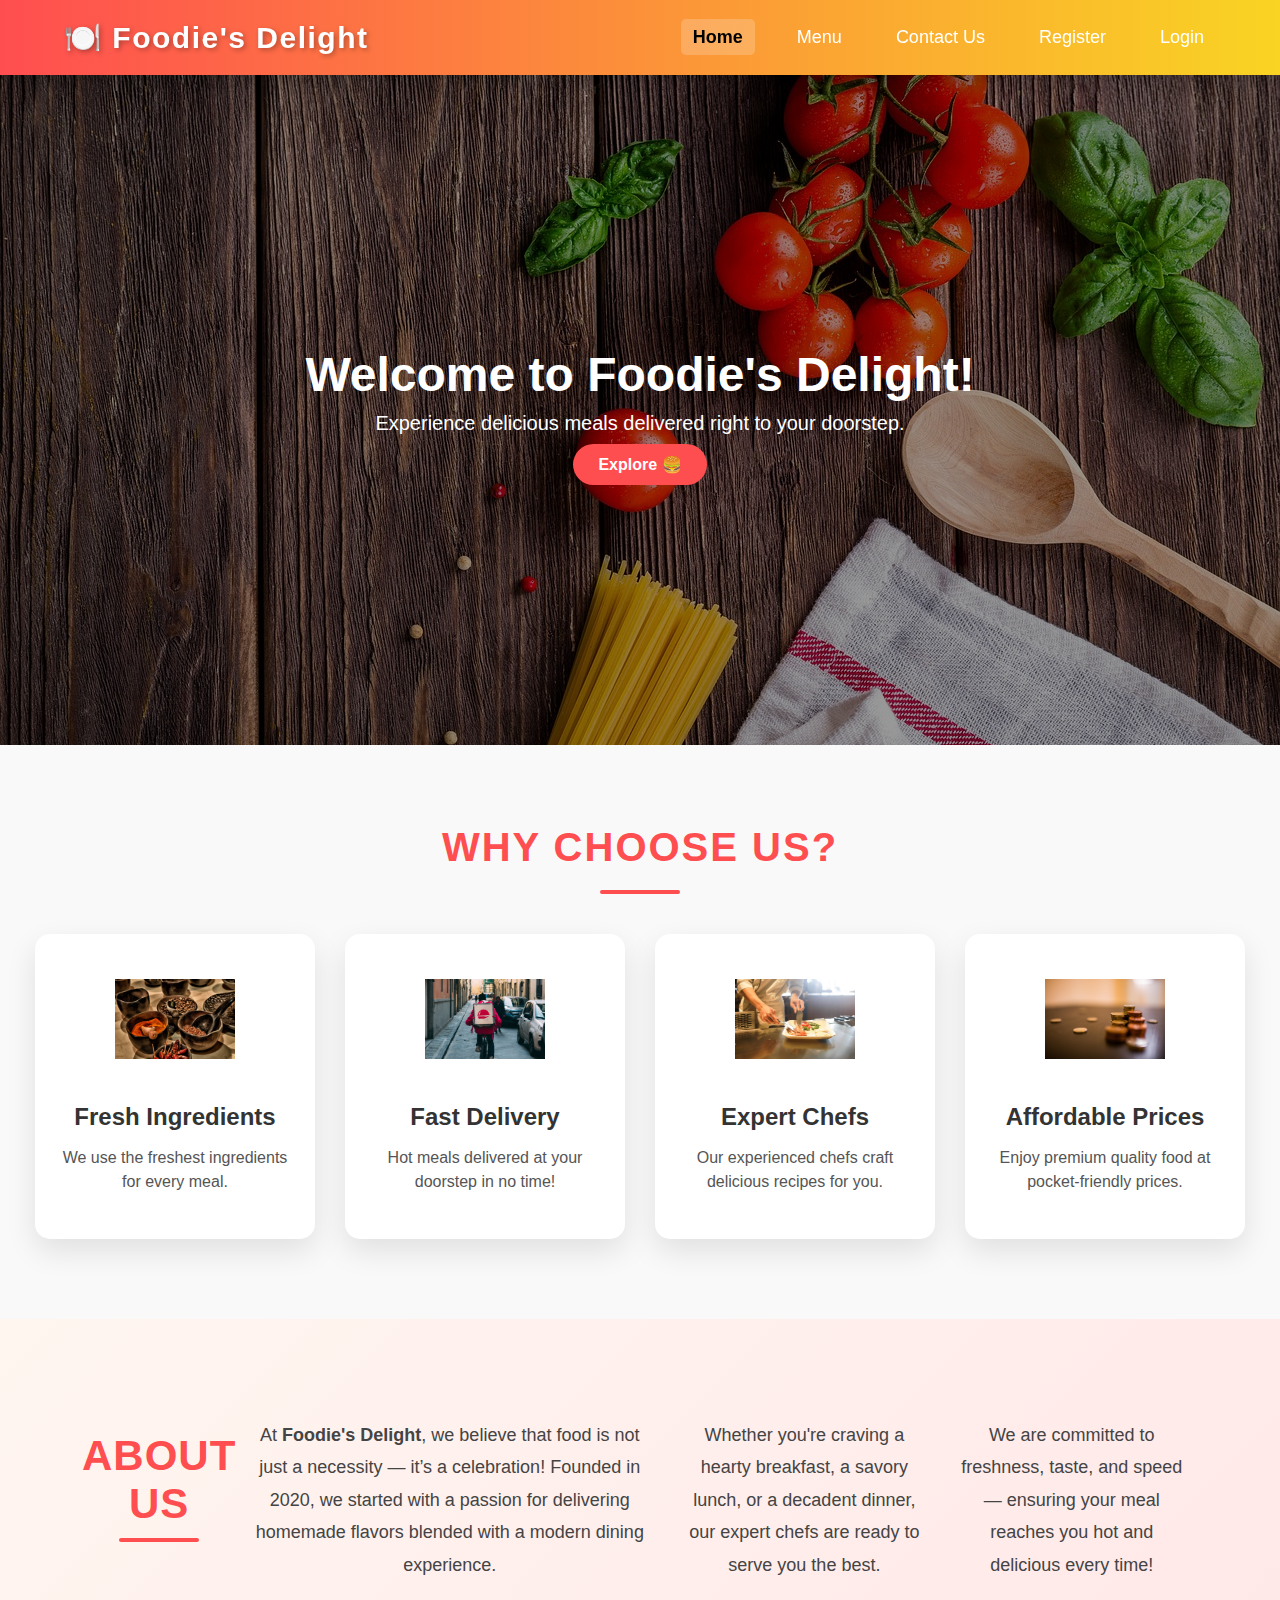
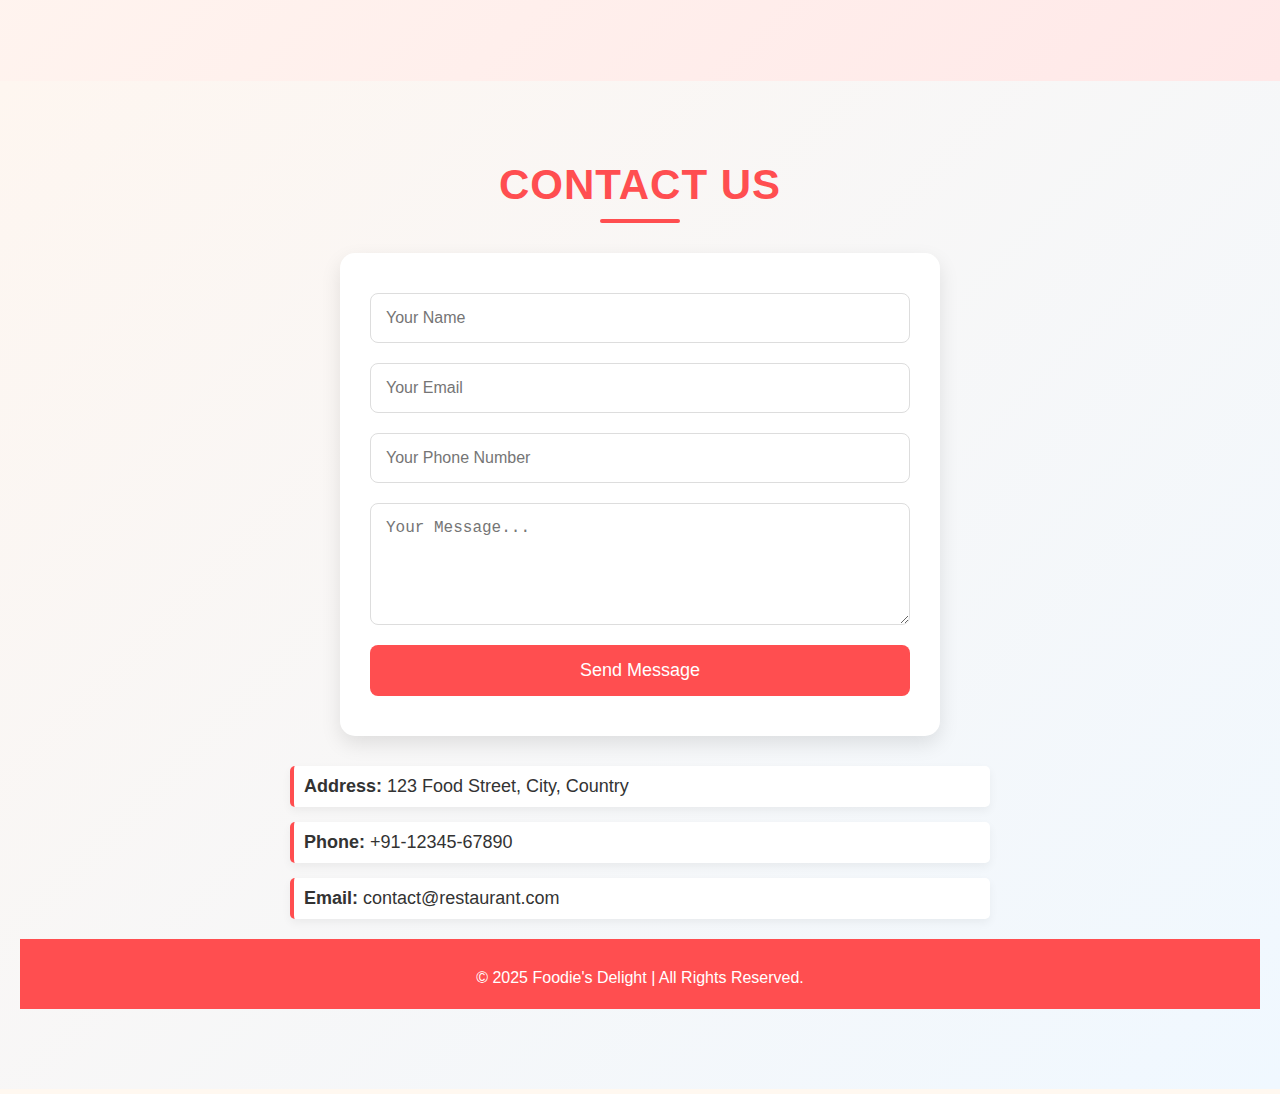
<file: index.html>
<!DOCTYPE html>
<html lang="en">
<head>
  <meta charset="UTF-8">
  <meta name="viewport" content="width=device-width, initial-scale=1">
  <title>Foodie's Delight | Home</title>
  <link rel="stylesheet" href="css/style.css">
</head>
<body>

  <header class="main-header">
    <div class="container">
      <div class="logo">
        🍽️ Foodie's Delight
      </div>
      <nav class="navbar">
        <ul>
          <li><a href="index.html" class="active">Home</a></li>
          <li><a href="menu.html">Menu</a></li>
          <li><a href="#contact-section">Contact Us</a></li>
          <li><a href="register.html">Register</a></li>
          <li><a href="login.html">Login</a></li>
        </ul>
      </nav>
    </div>
  </header>
   <!-- Hero Section -->
   <section class="hero">
    <div class="hero-content">
      <h1>Welcome to Foodie's Delight!</h1>
      <p>Experience delicious meals delivered right to your doorstep.</p>
      <a href="#why-choose-us" class="cta-btn">Explore 🍔</a>
    </div>
  </section>
<!-- Why Choose Us Section -->
<section id="why-choose-us">
    <h2>Why Choose Us?</h2>
    <div class="feature-cards">
        <div class="card">
            <img src="images/ingridients.jpg" alt="Fresh Ingredients">
            <h3>Fresh Ingredients</h3>
            <p>We use the freshest ingredients for every meal.</p>
        </div>
        <div class="card">
            <img src="images/deliver.jpg" alt="Fast Delivery">
            <h3>Fast Delivery</h3>
            <p>Hot meals delivered at your doorstep in no time!</p>
        </div>
        <div class="card">
            <img src="images/chef.jpg" alt="Expert Chefs">
            <h3>Expert Chefs</h3>
            <p>Our experienced chefs craft delicious recipes for you.</p>
        </div>
        <div class="card">
            <img src="images/price.jpg" alt="Affordable Prices">
            <h3>Affordable Prices</h3>
            <p>Enjoy premium quality food at pocket-friendly prices.</p>
        </div>
    </div>
</section>


  <section class="about-section">
    <div class="container">
      <h1>About Us</h1>
      <p>At <strong>Foodie's Delight</strong>, we believe that food is not just a necessity — it’s a celebration!  
      Founded in 2020, we started with a passion for delivering homemade flavors blended with a modern dining experience.</p>
      
      <p>Whether you're craving a hearty breakfast, a savory lunch, or a decadent dinner, our expert chefs are ready to serve you the best.</p>
      
      <p>We are committed to freshness, taste, and speed — ensuring your meal reaches you hot and delicious every time!</p>
    </div>
  </section>
  <section id="contact-section">
    <h1>Contact Us</h1>
    
    <div class="contact-form">
      <form action="#" method="post">
        <input type="text" name="name" placeholder="Your Name" required>
        <input type="email" name="email" placeholder="Your Email" required>
        <input type="tel" name="phone" placeholder="Your Phone Number" required>
        <textarea name="message" rows="5" placeholder="Your Message..." required></textarea>
        <button type="submit">Send Message</button>
      </form>
    </div>
  
    <div class="contact-info">
      <p><strong>Address:</strong> 123 Food Street, City, Country</p>
      <p><strong>Phone:</strong> +91-12345-67890</p>
      <p><strong>Email:</strong> contact@restaurant.com</p>
    </div>

  <!-- Footer Section -->
  <footer class="footer">
    <p>&copy; 2025 Foodie's Delight | All Rights Reserved.</p>
  </footer>
  


</body>
</html>
</file>
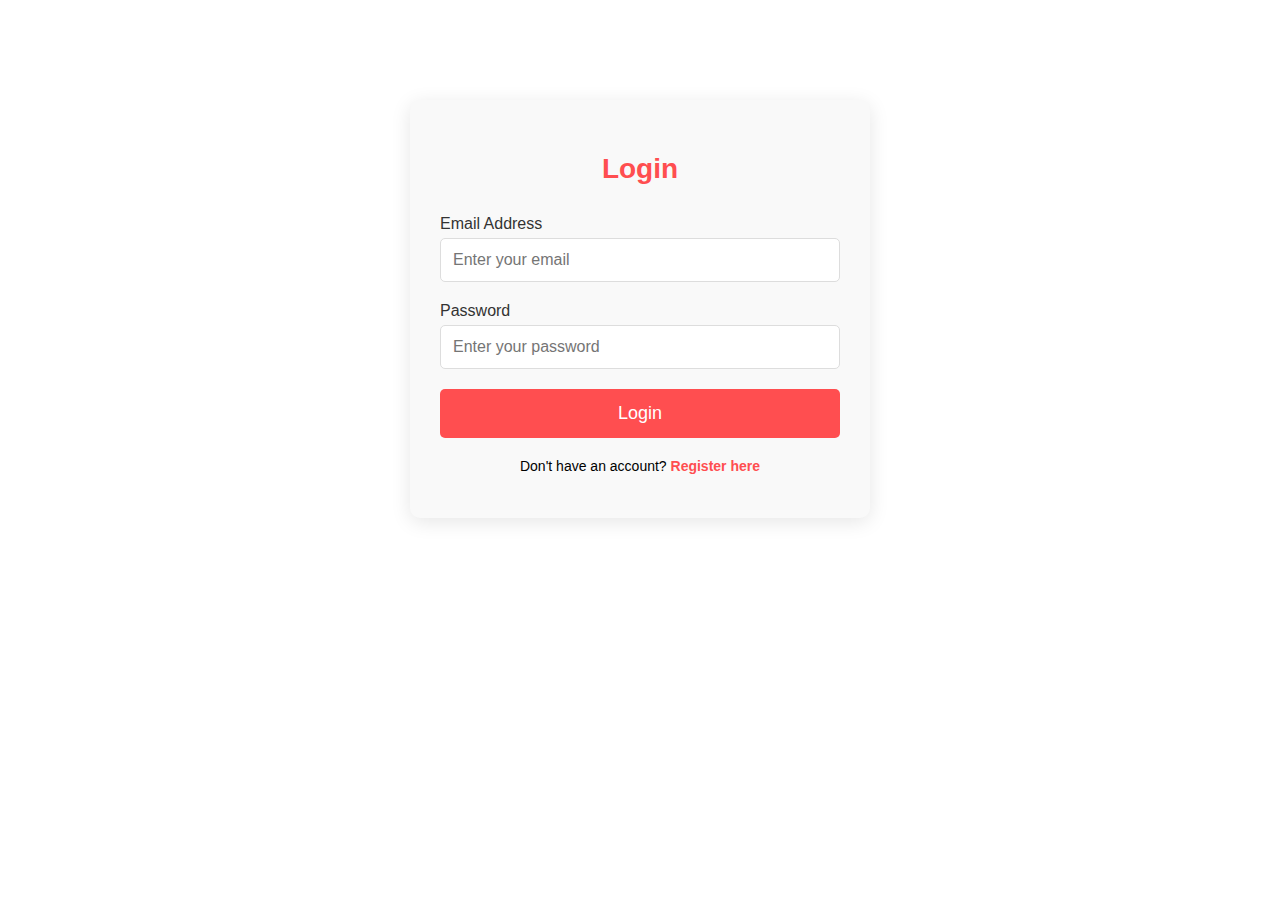
<file: login.html>
<!DOCTYPE html>
<html lang="en">
<head>
    <meta charset="UTF-8">
    <meta name="viewport" content="width=device-width, initial-scale=1.0">
    <title>Document</title>
    <link rel="stylesheet" href="/css/login.css">
</head>
<body>
    <div class="login-form-container">
        <h2>Login</h2>
        <form action="menu.html" method="get">
            <div class="input-field">
                <label for="email">Email Address</label>
                <input type="email" id="email" name="email" placeholder="Enter your email" required>
            </div>
    
            <div class="input-field">
                <label for="password">Password</label>
                <input type="password" id="password" name="password" placeholder="Enter your password" required>
            </div>     
            <button type="submit">Login</button>       
        </form>
        <!-- <a href="menu.html"><button type="submit">Login</button></a> -->
        <p class="register-link">Don't have an account? <a href="register.html">Register here</a></p>
        <!-- <button type="home" class="go">Go Home</button> -->
    </div>
    
</body>
</html>
</file>
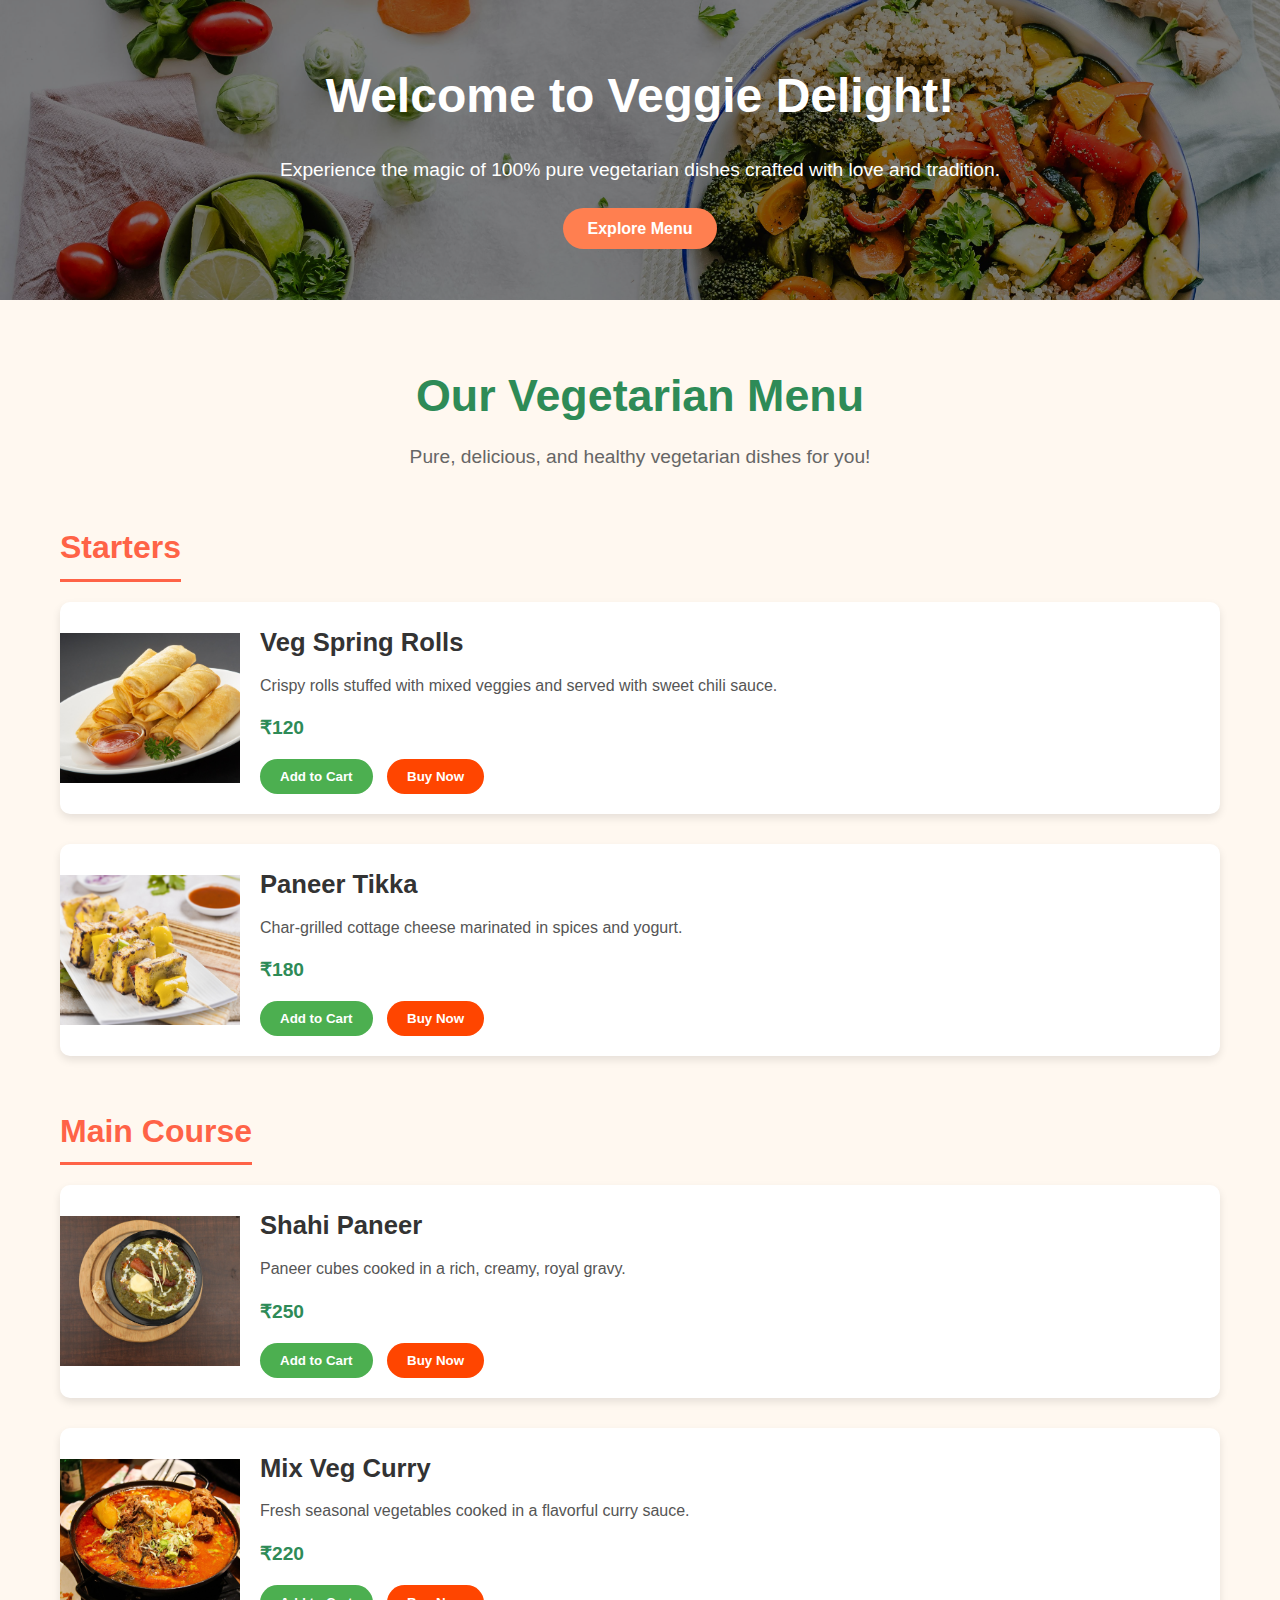
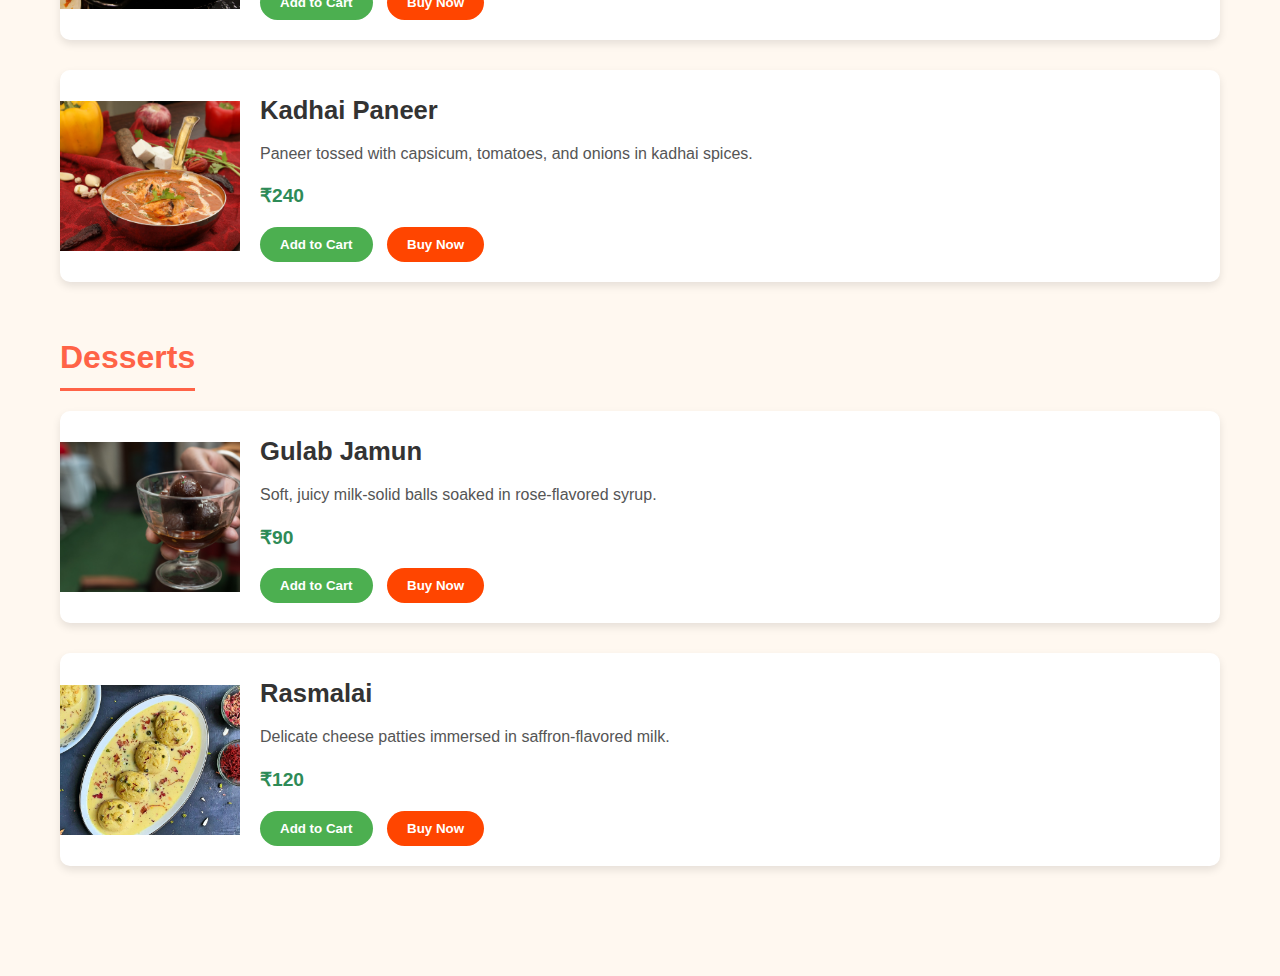
<file: menu.html>
<!DOCTYPE html>
<html lang="en">
<head>
  <meta charset="UTF-8">
  <meta name="viewport" content="width=device-width, initial-scale=1">
  <title>Veg Menu</title>
  <link rel="stylesheet" href="css/menu.css">
</head>
<body>

  <!-- Welcome Section -->
  <section class="welcome">
    <div class="welcome-content">
      <h1>Welcome to Veggie Delight!</h1>
      <p>Experience the magic of 100% pure vegetarian dishes crafted with love and tradition.</p>
      <a href="#menu-section" class="explore-btn">Explore Menu</a>
    </div>
  </section>

  <!-- Menu Section -->
  <section class="menu" id="menu-section">
    <div class="menu-header">
      <h1>Our Vegetarian Menu</h1>
      <p>Pure, delicious, and healthy vegetarian dishes for you!</p>
    </div>

    <div class="menu-category">
      <h2>Starters</h2>
      
      <div class="menu-item">
        <img src="images/springroll.jpg" alt="Veg Spring Rolls">
        <div class="item-details">
          <h3>Veg Spring Rolls</h3>
          <p>Crispy rolls stuffed with mixed veggies and served with sweet chili sauce.</p>
          <span class="price">₹120</span>
          <div class="buttons">
            <button class="cart-btn">Add to Cart</button>
            <button class="buy-btn">Buy Now</button>
          </div>
        </div>
      </div>

      <div class="menu-item">
        <img src="images/pneertikka.jpg" alt="Paneer Tikka">
        <div class="item-details">
          <h3>Paneer Tikka</h3>
          <p>Char-grilled cottage cheese marinated in spices and yogurt.</p>
          <span class="price">₹180</span>
          <div class="buttons">
            <button class="cart-btn">Add to Cart</button>
            <button class="buy-btn">Buy Now</button>
          </div>
        </div>
      </div>
    </div>

    <div class="menu-category">
      <h2>Main Course</h2>

      <div class="menu-item">
        <img src="images/shahi paneer.jpg" alt="Shahi Paneer">
        <div class="item-details">
          <h3>Shahi Paneer</h3>
          <p>Paneer cubes cooked in a rich, creamy, royal gravy.</p>
          <span class="price">₹250</span>
          <div class="buttons">
            <button class="cart-btn">Add to Cart</button>
            <button class="buy-btn">Buy Now</button>
          </div>
        </div>
      </div>

      <div class="menu-item">
        <img src="images/veg curry.jpg" alt="Mix Veg Curry">
        <div class="item-details">
          <h3>Mix Veg Curry</h3>
          <p>Fresh seasonal vegetables cooked in a flavorful curry sauce.</p>
          <span class="price">₹220</span>
          <div class="buttons">
            <button class="cart-btn">Add to Cart</button>
            <button class="buy-btn">Buy Now</button>
          </div>
        </div>
      </div>

      <div class="menu-item">
        <img src="images/kadhyi paneer.jpg" alt="Kadhai Paneer">
        <div class="item-details">
          <h3>Kadhai Paneer</h3>
          <p>Paneer tossed with capsicum, tomatoes, and onions in kadhai spices.</p>
          <span class="price">₹240</span>
          <div class="buttons">
            <button class="cart-btn">Add to Cart</button>
            <button class="buy-btn">Buy Now</button>
          </div>
        </div>
      </div>
    </div>

    <div class="menu-category">
      <h2>Desserts</h2>

      <div class="menu-item">
        <img src="images/gulabjamun.jpg" alt="Gulab Jamun">
        <div class="item-details">
          <h3>Gulab Jamun</h3>
          <p>Soft, juicy milk-solid balls soaked in rose-flavored syrup.</p>
          <span class="price">₹90</span>
          <div class="buttons">
            <button class="cart-btn">Add to Cart</button>
            <button class="buy-btn">Buy Now</button>
          </div>
        </div>
      </div>

      <div class="menu-item">
        <img src="images/rasmlayi.webp" alt="Rasmalai">
        <div class="item-details">
          <h3>Rasmalai</h3>
          <p>Delicate cheese patties immersed in saffron-flavored milk.</p>
          <span class="price">₹120</span>
          <div class="buttons">
            <button class="cart-btn">Add to Cart</button>
            <button class="buy-btn">Buy Now</button>
          </div>
        </div>
      </div>

    </div>
  </section>

</body>
</html>
</file>
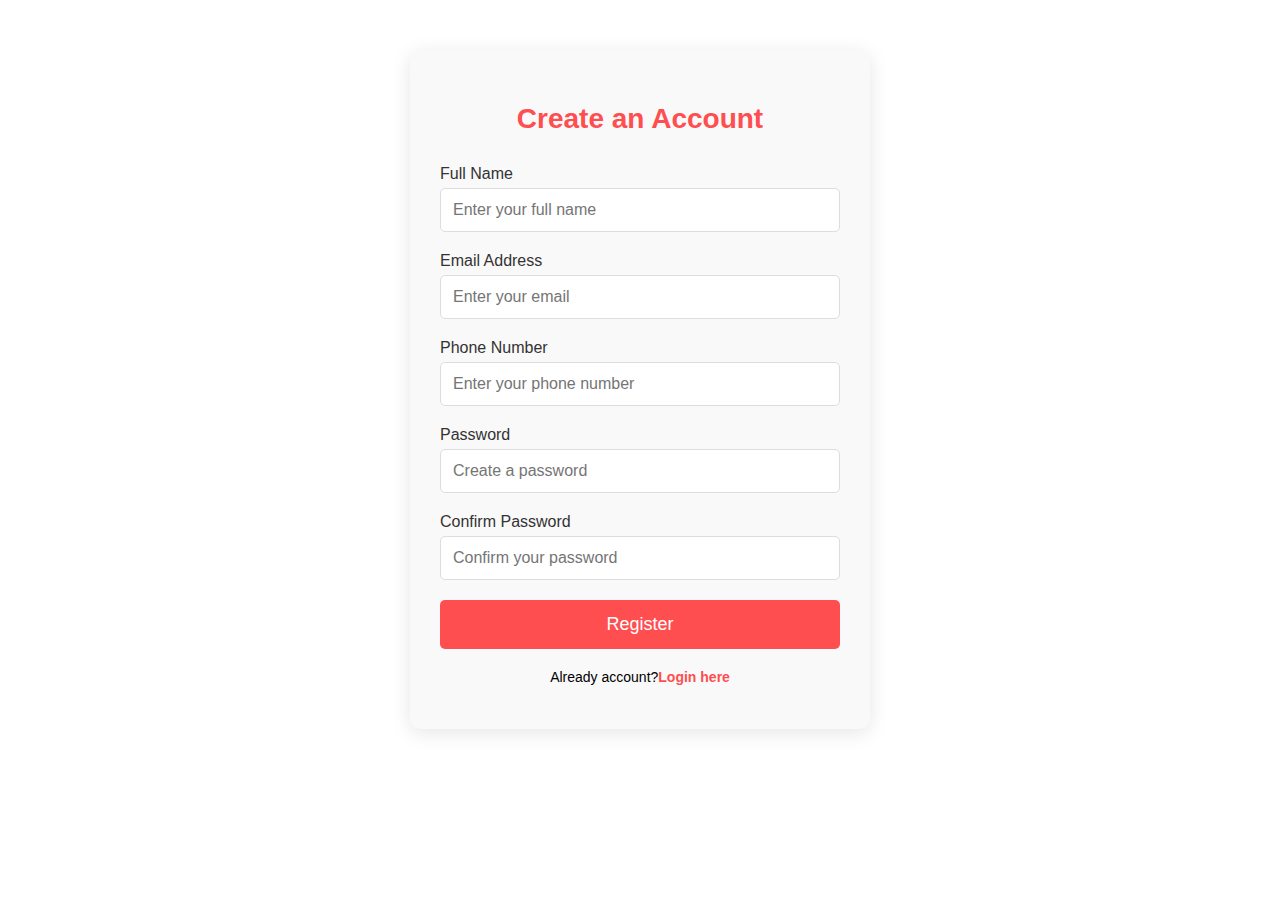
<file: register.html>
<!DOCTYPE html>
<html lang="en">
<head>
    <meta charset="UTF-8">
    <meta name="viewport" content="width=device-width, initial-scale=1.0">
    <title>Document</title>
    <link rel="stylesheet" href="/css/register.css">
</head>
<body>
    <div class="register-form-container">
        <h2>Create an Account</h2>
        <form action="#" method="post">
            <div class="input-field">
                <label for="name">Full Name</label>
                <input type="text" id="name" name="name" placeholder="Enter your full name" required>
            </div>
    
            <div class="input-field">
                <label for="email">Email Address</label>
                <input type="email" id="email" name="email" placeholder="Enter your email" required>
            </div>
    
            <div class="input-field">
                <label for="phone">Phone Number</label>
                <input type="tel" id="phone" name="phone" placeholder="Enter your phone number" required>
            </div>
    
            <div class="input-field">
                <label for="password">Password</label>
                <input type="password" id="password" name="password" placeholder="Create a password" required>
            </div>
    
            <div class="input-field">
                <label for="confirm-password">Confirm Password</label>
                <input type="password" id="confirm-password" name="confirm-password" placeholder="Confirm your password" required>
            </div>
        </form>
      <a href="login.html"><button type="submit">Register</button></a>
        <p class="register-link">Already account?<a href="login.html">Login here</a></p>
    </div>
    
</body>
</html>
</file>
<file: css/login.css>
/* Login Form Container */
.login-form-container {
    max-width: 400px;
    margin: 50px auto;
    padding: 30px;
    background-color: #f9f9f9;
    border-radius: 10px;
    box-shadow: 0 4px 20px rgba(0, 0, 0, 0.1);
    font-family: 'Poppins', sans-serif;
    margin-top: 100px;
}

/* Heading Style */
.login-form-container h2 {
    text-align: center;
    margin-bottom: 30px;
    color: #ff4e50;
    font-size: 28px;
}

/* Input Field Style */
.input-field {
    margin-bottom: 20px;
}

.input-field label {
    font-size: 16px;
    color: #333;
    display: block;
    margin-bottom: 5px;
}

.input-field input {
    width: 100%;
    padding: 12px;
    font-size: 16px;
    border: 1px solid #ddd;
    border-radius: 5px;
    box-sizing: border-box;
}

.input-field input:focus {
    border-color: #ff4e50;
    outline: none;
}

/* Button Style */
button {
    width: 100%;
    padding: 14px;
    background-color: #ff4e50;
    color: white;
    font-size: 18px;
    border: none;
    border-radius: 5px;
    cursor: pointer;
    transition: background-color 0.3s ease;
}

button:hover {
    background-color: #ff1e2d;
}

/* Register Link Style */
.register-link {
    text-align: center;
    margin-top: 20px;
    font-size: 14px;
}

.register-link a {
    color: #ff4e50;
    text-decoration: none;
    font-weight: bold;
}

.register-link a:hover {
    text-decoration: underline;
}

/* Responsive Design */
@media (max-width: 768px) {
    .login-form-container {
        width: 90%;
    }
}
</file>
<file: css/register.css>
/* Register Form Container */
.register-form-container {
    max-width: 400px;
    margin: 50px auto;
    padding: 30px;
    background-color: #f9f9f9;
    border-radius: 10px;
    box-shadow: 0 4px 20px rgba(0, 0, 0, 0.1);
    font-family: 'Poppins', sans-serif;
}

/* Heading Style */
.register-form-container h2 {
    text-align: center;
    margin-bottom: 30px;
    color: #ff4e50;
    font-size: 28px;
}

/* Input Field Style */
.input-field {
    margin-bottom: 20px;
}

.input-field label {
    font-size: 16px;
    color: #333;
    display: block;
    margin-bottom: 5px;
}

.input-field input {
    width: 100%;
    padding: 12px;
    font-size: 16px;
    border: 1px solid #ddd;
    border-radius: 5px;
    box-sizing: border-box;
}

.input-field input:focus {
    border-color: #ff4e50;
    outline: none;
}

/* Button Style */
button {
    width: 100%;
    padding: 14px;
    background-color: #ff4e50;
    color: white;
    font-size: 18px;
    border: none;
    border-radius: 5px;
    cursor: pointer;
    transition: background-color 0.3s ease;
}

button:hover {
    background-color: #ff1e2d;
}

/* Responsive Design */
@media (max-width: 768px) {
    .register-form-container {
        width: 90%;
    }
}
/* Register Link Style */
.register-link {
    text-align: center;
    margin-top: 20px;
    font-size: 14px;
}

.register-link a {
    color: #ff4e50;
    text-decoration: none;
    font-weight: bold;
}

.register-link a:hover {
    text-decoration: underline;
}

/* Responsive Design */
@media (max-width: 768px) {
    .login-form-container {
        width: 90%;
    }
}
</file>
<file: css/style.css>
/* Reset default margins and paddings */
* {
    margin: 0;
    padding: 0;
    box-sizing: border-box;
  }
  
  /* Body basic styling */
  body {
    font-family: 'Poppins', sans-serif;
    background-color: #fff8f0;
    min-height: 100vh;
  }
  
  /* Header styling */
  .main-header {
    background: linear-gradient(90deg, #ff4e50, #f9d423); /* Gradient background */
    padding: 20px 0;
    box-shadow: 0 8px 20px rgba(0, 0, 0, 0.2);
    position: sticky;
    top: 0;
    z-index: 999;
    transition: background 0.5s;
  }
  
  /* Container to center header content */
  .container {
    width: 90%;
    margin: auto;
    display: flex;
    justify-content: space-between;
    align-items: center;
  }
  
  /* Logo styling */
  .logo {
    font-size: 30px;
    font-weight: 800;
    color: #ffffff;
    letter-spacing: 1.5px;
    text-shadow: 2px 2px 5px rgba(0, 0, 0, 0.3);
    cursor: pointer;
    transition: transform 0.3s;
  }
  
  /* Logo hover effect */
  .logo:hover {
    transform: scale(1.05);
  }
  
  /* Navbar styling */
  .navbar ul {
    list-style: none;
    display: flex;
  }
  
  /* Navbar items */
  .navbar ul li {
    margin-left: 30px;
  }
  
  /* Navbar links */
  .navbar ul li a {
    text-decoration: none;
    color: #ffffff;
    font-size: 18px;
    padding: 8px 12px;
    border-radius: 5px;
    transition: all 0.3s ease;
  }
  
  /* Hover and Active styles */
  .navbar ul li a:hover,
  .navbar ul li a.active {
    background-color: rgba(255, 255, 255, 0.2);
    color: #000;
    font-weight: bold;
  }
  
  /* Responsive Navbar for Mobile */
  @media (max-width: 768px) {
    .navbar ul {
      flex-direction: column;
      background: linear-gradient(90deg, #ff4e50, #f9d423);
      position: absolute;
      top: 80px;
      right: 0;
      width: 220px;
      padding: 20px;
      display: none;
      box-shadow: -4px 4px 10px rgba(0, 0, 0, 0.2);
      border-radius: 8px;
    }
    
    .navbar ul.show {
      display: flex;
    }
    
    .navbar ul li {
      margin: 15px 0;
    }
  }
  
  /* Smooth Scroll */
  html {
    scroll-behavior: smooth;
  }
  



  .hero {
    background: url('../images/img1.jpg') center/cover no-repeat;
    height: 670px;
    display: flex;
    align-items: center;
    justify-content: center;
    text-align: center;
    color: white;
    position: relative;
  }
  
  .hero::after {
    content: '';
    position: absolute;
    top: 0;
    left: 0;
    width: 100%;
    height: 100%;
    background: rgba(0, 0, 0, 0.4);
  }
  
  .hero-content {
    position: relative;
    z-index: 1;
  }
  
  .hero-content h1 {
    font-size: 48px;
    margin-bottom: 10px;
    animation: fadeInDown 1s;
  }
  
  .hero-content p {
    font-size: 20px;
    margin-bottom: 20px;
  }
  
  .cta-btn {
    text-decoration: none;
    background-color: #ff4e50;
    padding: 12px 25px;
    border-radius: 25px;
    color: white;
    font-weight: bold;
    transition: 0.3s;
  }
  
  .cta-btn:hover {
    background-color: #f9d423;
    color: #000;
    transform: scale(1.05);
  }
  
  /* Features Section */
.features {
    padding: 60px 20px;
    background-color: #fff;
    text-align: center;
    position: relative;
    overflow: hidden;
}

/* Section Heading */
.features h2 {
    font-size: 42px;
    font-weight: 700;
    margin-bottom: 15px; /* Reduced bottom margin to move heading up */
    color: #ff4e50;
    text-transform: uppercase;
    letter-spacing: 2px;
    position: relative;
    animation: fadeIn 1s ease-out;
    margin-top: -20px; /* Adjusted margin-top to move the heading upward */
}

/* Fade In Animation for Heading */
@keyframes fadeIn {
    from { opacity: 0; transform: translateY(-20px); }
    to { opacity: 1; transform: translateY(0); }
}

/* Why Choose Us Section */

#why-choose-us {
    padding: 80px 20px;
    background-color: #f9f9f9;
    text-align: center;
    position: relative;
    overflow: hidden;
}

/* "Why Choose Us" Heading */
#why-choose-us h2 {
    font-size: 40px;
    font-weight: 700;
    margin-bottom: 40px;
    color: #ff4e50;
    text-transform: uppercase;
    letter-spacing: 2px;
    position: relative;
    animation: fadeIn 1s ease-out;
    margin-top: 0;
}

/* Fade In Animation for "Why Choose Us" Heading */
@keyframes fadeIn {
    from { opacity: 0; transform: translateY(-20px); }
    to { opacity: 1; transform: translateY(0); }
}

/* Adding a Bottom Border to the Heading */
#why-choose-us h2::after {
    content: '';
    width: 80px;
    height: 4px;
    background: #ff4e50;
    display: block;
    margin: 20px auto;
    border-radius: 5px;
}

/* Feature Cards Container */
.feature-cards {
    display: flex;
    flex-wrap: wrap;
    justify-content: center;
    gap: 30px;
    margin-top: 40px;
}

/* Individual Card */
.card {
    background-color: #fff;
    border-radius: 15px;
    padding: 25px;
    width: 280px;
    max-width: 300px;
    box-shadow: 0 12px 30px rgba(0, 0, 0, 0.1);
    transition: transform 0.3s ease, box-shadow 0.3s ease;
    overflow: hidden;
    position: relative;
    z-index: 0;
    text-align: center;
}

/* Card Image */
.card img {
    width: 120px;
    height: 120px;
    margin-bottom: 20px;
    object-fit: contain;
    transition: all 0.3s ease;
}

/* Card Title */
.card h3 {
    font-size: 24px;
    color: #333;
    margin-bottom: 15px;
    font-weight: 600;
    text-transform: capitalize;
}

/* Card Description */
.card p {
    font-size: 16px;
    color: #555;
    line-height: 1.5;
    margin-bottom: 20px;
    transition: color 0.3s ease;
}

/* Hover Effects for Card */
.card:hover {
    transform: translateY(-15px);
    box-shadow: 0 15px 35px rgba(0, 0, 0, 0.1);
    z-index: 1;
}

/* Hover Effects on Card Image */
.card:hover img {
    transform: scale(1.1);
    filter: brightness(1.2);
}

/* Hover Effects on Card Text */
.card:hover p {
    color: #ff4e50;
}

/* Add Glowing Effect on Cards */
.card::before {
    content: '';
    position: absolute;
    top: 10px;
    left: 10px;
    width: calc(100% - 20px);
    height: calc(100% - 20px);
    background: rgba(255, 78, 80, 0.2);
    border-radius: 15px;
    opacity: 0;
    transition: opacity 0.4s ease;
    z-index: -1;
}

.card:hover::before {
    opacity: 1;
}

/* Responsive Styles */
@media (max-width: 768px) {
    .why-choose-us h2 {
        font-size: 32px;
    }

    .card {
        width: 230px;
        padding: 20px;
    }

    .card img {
        width: 100px;
        height: 100px;
    }
}

  

  /* About Section Stylish */
.about-section {
    padding: 80px 20px;
    background: linear-gradient(135deg, #fff6f0 0%, #ffe8e8 100%);
    text-align: center;
    font-family: 'Poppins', sans-serif;
  }
  
  .about-section h1 {
    font-size: 42px;
    color: #ff4e50;
    margin-bottom: 25px;
    text-transform: uppercase;
    letter-spacing: 1px;
    position: relative;
  }
  
  .about-section h1::after {
    content: '';
    width: 80px;
    height: 4px;
    background: #ff4e50;
    display: block;
    margin: 10px auto 0;
    border-radius: 5px;
  }
  
  .about-section p {
    font-size: 18px;
    line-height: 1.8;
    color: #444;
    max-width: 900px;
    margin: 20px auto;
    padding: 0 15px;
    animation: fadeIn 2s ease-in-out;
  }
  
  /* Fade In Animation */
  @keyframes fadeIn {
    from { opacity: 0; transform: translateY(20px); }
    to { opacity: 1; transform: translateY(0); }
  }

  /* Contact Section Stylish */
#contact-section {
    padding: 80px 20px;
    background: linear-gradient(135deg, #fef6f0 0%, #f0f8ff 100%);
    font-family: 'Poppins', sans-serif;
    text-align: center;
  }
  
  #contact-section h1 {
    font-size: 42px;
    color: #ff4e50;
    margin-bottom: 30px;
    text-transform: uppercase;
    letter-spacing: 1px;
    position: relative;
  }
  
  #contact-section h1::after {
    content: '';
    width: 80px;
    height: 4px;
    background: #ff4e50;
    display: block;
    margin: 10px auto 0;
    border-radius: 5px;
  }
  
  /* Contact Info */
  .contact-info {
    font-size: 18px;
    color: #333;
    margin: 20px auto;
    max-width: 700px;
    text-align: left;
  }
  
  .contact-info p {
    margin: 15px 0;
    padding-left: 10px;
    border-left: 4px solid #ff4e50;
    background-color: #fff;
    padding: 10px;
    border-radius: 5px;
    box-shadow: 0 4px 10px rgba(0, 0, 0, 0.05);
  }
  
/* Contact Form Stylish */
.contact-form {
    max-width: 600px;
    margin: 30px auto;
    background: #ffffff;
    padding: 40px 30px;
    border-radius: 15px;
    box-shadow: 0 8px 20px rgba(0, 0, 0, 0.1);
  }
  
  .contact-form form {
    display: flex;
    flex-direction: column;
  }
  
  .contact-form input,
  .contact-form textarea {
    margin-bottom: 20px;
    padding: 15px;
    border: 1px solid #ddd;
    border-radius: 8px;
    font-size: 16px;
    outline: none;
    transition: border-color 0.3s;
  }
  
  .contact-form input:focus,
  .contact-form textarea:focus {
    border-color: #ff4e50;
  }
  
  .contact-form button {
    padding: 15px;
    background: #ff4e50;
    color: white;
    border: none;
    font-size: 18px;
    border-radius: 8px;
    cursor: pointer;
    transition: background 0.4s;
  }
  
  .contact-form button:hover {
    background: #e63e41;
  }
  /* Footer */
.footer {
    background-color: #ff4e50;
    color: white;
    text-align: center;
    padding: 10px;
    height: 70px;
    padding-top: 30px;
  }
  
  /* Animations */
  @keyframes fadeInDown {
    from {
      opacity: 0;
      transform: translateY(-20px);
    }
    to {
      opacity: 1;
      transform: translateY(0);
    }
  }
  
  /* Responsive Design */
  @media (max-width: 768px) {
    .feature-cards {
      flex-direction: column;
      align-items: center;
    }
  }
</file>
<file: css/menu.css>
/* Reset some default styles */
* {
  margin: 0;
  padding: 0;
  box-sizing: border-box;
}

body {
  font-family: 'Poppins', sans-serif;
  background-color: #fff8f0;
  color: #333;
  line-height: 1.6;
}

/* Welcome Section */
.welcome {
  background: url('../images/img.jpg') no-repeat center center/cover;
  height: 100vh;
  display: flex;
  justify-content: center;
  align-items: center;
  text-align: center;
  color: white;
  position: relative;
  height: 300px;
}

.welcome::after {
  content: "";
  position: absolute;
  top: 0;
  left: 0;
  width: 100%;
  height: 100%;
  background: rgba(0, 0, 0, 0.5);
}

.welcome-content {
  position: relative;
  z-index: 1;
}

.welcome-content h1 {
  font-size: 3rem;
  margin-bottom: 20px;
  animation: fadeInDown 1s ease-in-out;
}

.welcome-content p {
  font-size: 1.2rem;
  margin-bottom: 30px;
  animation: fadeInUp 1s ease-in-out;
}

.explore-btn {
  padding: 12px 25px;
  background: #ff7f50;
  color: white;
  font-weight: bold;
  border: none;
  border-radius: 30px;
  text-decoration: none;
  transition: background 0.3s;
  animation: fadeIn 2s ease-in-out;
}

.explore-btn:hover {
  background: #ff5722;
}

/* Menu Section */
.menu {
  padding: 60px 20px;
  max-width: 1200px;
  margin: auto;
}

.menu-header {
  text-align: center;
  margin-bottom: 50px;
}

.menu-header h1 {
  font-size: 2.8rem;
  margin-bottom: 10px;
  color: #2e8b57;
}

.menu-header p {
  font-size: 1.2rem;
  color: #666;
}

.menu-category {
  margin-bottom: 50px;
}

.menu-category h2 {
  font-size: 2rem;
  color: #ff6347;
  margin-bottom: 20px;
  border-bottom: 3px solid #ff6347;
  display: inline-block;
  padding-bottom: 5px;
  animation: slideInLeft 1s ease;
}

.menu-item {
  display: flex;
  align-items: center;
  background: white;
  box-shadow: 0 4px 8px rgba(0,0,0,0.1);
  margin-bottom: 30px;
  border-radius: 10px;
  overflow: hidden;
  transition: transform 0.3s ease, box-shadow 0.3s ease;
}

.menu-item:hover {
  transform: translateY(-5px);
  box-shadow: 0 8px 16px rgba(0,0,0,0.2);
}

.menu-item img {
  width: 180px;
  height: 150px;
  object-fit: cover;
}

.item-details {
  padding: 20px;
  flex: 1;
  position: relative;
}

.item-details h3 {
  font-size: 1.6rem;
  color: #333;
  margin-bottom: 10px;
}

.item-details p {
  font-size: 1rem;
  color: #555;
  margin-bottom: 15px;
}

.price {
  font-size: 1.2rem;
  color: #2e8b57;
  font-weight: bold;
}

.buttons {
  margin-top: 15px;
}

.cart-btn, .buy-btn {
  padding: 10px 20px;
  margin-right: 10px;
  border: none;
  border-radius: 25px;
  font-weight: bold;
  cursor: pointer;
  transition: background 0.3s, transform 0.3s;
}

.cart-btn {
  background-color: #4caf50;
  color: white;
}

.buy-btn {
  background-color: #ff4500;
  color: white;
}

.cart-btn:hover {
  background-color: #45a049;
  transform: scale(1.05);
}

.buy-btn:hover {
  background-color: #e63e00;
  transform: scale(1.05);
}

/* Animations */
@keyframes fadeInDown {
  0% {
    opacity: 0;
    transform: translateY(-30px);
  }
  100% {
    opacity: 1;
    transform: translateY(0);
  }
}

@keyframes fadeInUp {
  0% {
    opacity: 0;
    transform: translateY(30px);
  }
  100% {
    opacity: 1;
    transform: translateY(0);
  }
}

@keyframes fadeIn {
  from {
    opacity: 0;
  }
  to {
    opacity: 1;
  }
}

@keyframes slideInLeft {
  0% {
    opacity: 0;
    transform: translateX(-50px);
  }
  100% {
    opacity: 1;
    transform: translateX(0);
  }
}

/* Responsive */
@media (max-width: 768px) {
  .menu-item {
    flex-direction: column;
    text-align: center;
  }

  .menu-item img {
    width: 100%;
    height: 200px;
  }

  .item-details {
    padding: 15px;
  }

  .welcome-content h1 {
    font-size: 2.2rem;
  }

  .welcome-content p {
    font-size: 1rem;
  }
}
</file>
